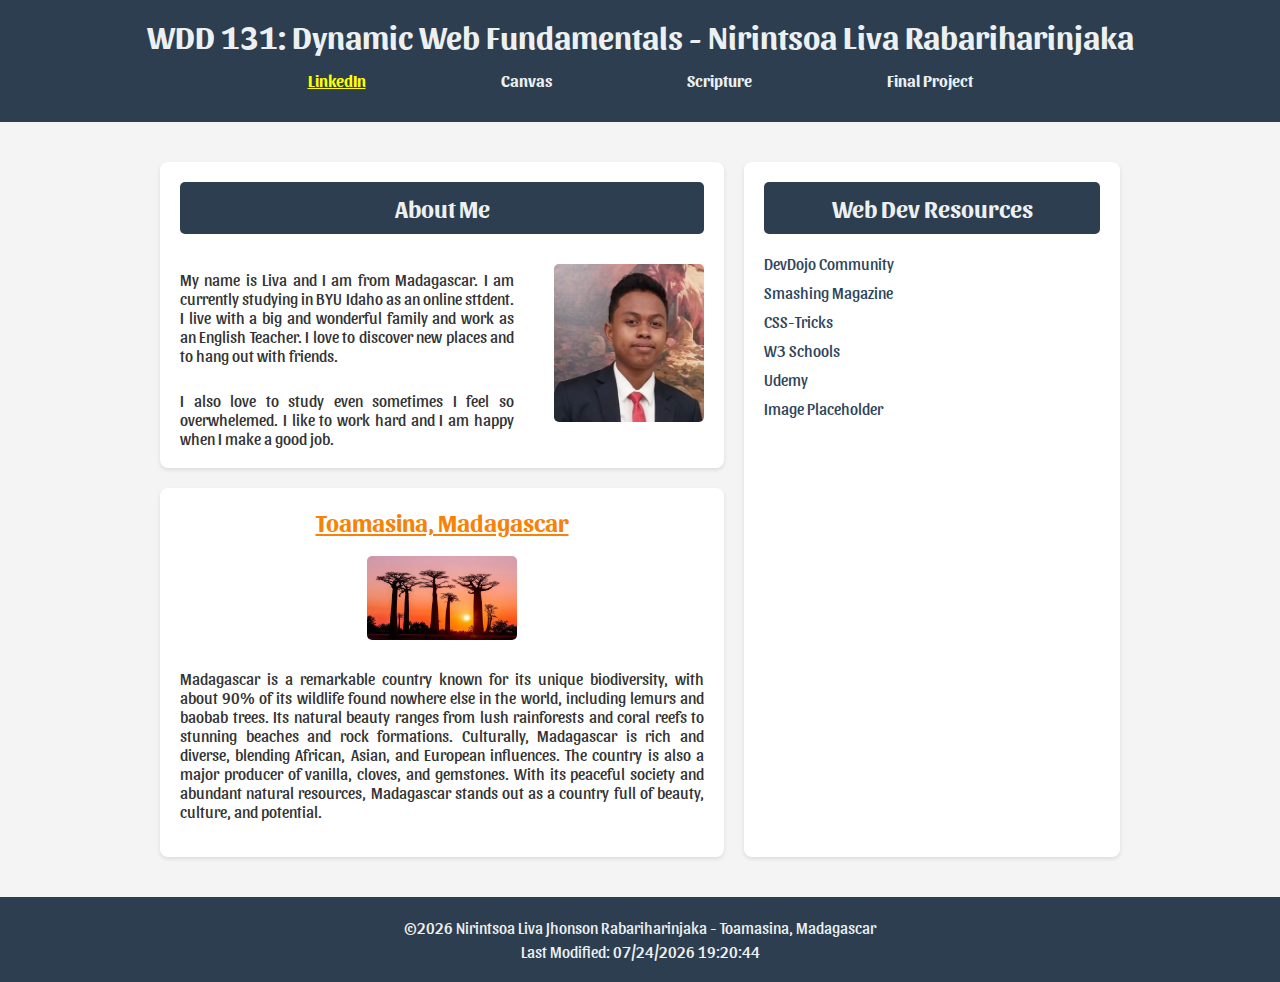
<file: index.html>
<!DOCTYPE html>
<html>
<head>
    <meta charset='utf-8'>
    <meta name="viewport" content="width=device-width, initial-scale=1.0">
    <title>WDD 131 – Dynamic Web Fundamentals - Nirintsoa Liva Jhonson Rabariharinjaka</title>
    <meta name="author" content="Nirintsoa Liva Jhonson Rabariharinjaka">
    <link rel='stylesheet' type='text/css' media='screen' href='styles/base.css'>
    <link href="https://fonts.googleapis.com/css2?family=Sansita:wght@400;700&display=swap" rel="stylesheet">
    <script src="scripts/getdates.js" defer></script>
</head>
<body>
    <header>
        <h1>WDD 131: Dynamic Web Fundamentals - Nirintsoa Liva Rabariharinjaka</h1>
        <nav>
            <ul>
                <li><a href="https://www.linkedin.com/in/liva-jhonson-140088338/" class="active">LinkedIn</a></li>
                <li><a href="https://byupw.instructure.com/courses/14331">Canvas</a></li>
                <li><a href="https://www.churchofjesuschrist.org/study/scriptures/bofm/mosiah/2?lang=eng#:~:text=41%20And%20moreover,hath%20spoken%20it.">Scripture</a></li>
                <li><a href="#">Final Project</a></li>
            </ul>
        </nav>
    </header>

    <main>
        <section class="card about-me">
            <h2>About Me</h2>
            <div class="about-me-content">
                <div class="about-me-text-wrapper">
                    <p>My name is Liva and I am from Madagascar. I am currently studying in BYU Idaho as an online sttdent. I live with a big and wonderful family and work as an English Teacher. I love to discover new places and to hang out with friends.</p>
                    <p>I also love to study even sometimes I feel so overwhelemed. I like to work hard and I am happy when I make a good job.</p>
                </div>
                <img src="images/liva.jpg" alt="A person smiling at the camera" width="150" height="200">
            </div>
        </section>

        <section class="card toamasina">
            <h2>Toamasina, Madagascar</h2>
            <img src="images/madagascar.webp" alt="Baobab trees at sunset in Madagascar" width="150" height="200">
            <p>Madagascar is a remarkable country known for its unique biodiversity, with about 90% of its wildlife found nowhere else in the world, including lemurs and baobab trees. Its natural beauty ranges from lush rainforests and coral reefs to stunning beaches and rock formations. Culturally, Madagascar is rich and diverse, blending African, Asian, and European influences. The country is also a major producer of vanilla, cloves, and gemstones. With its peaceful society and abundant natural resources, Madagascar stands out as a country full of beauty, culture, and potential.</p>
        </section>

        <aside class="web-dev card">
            <h2>Web Dev Resources</h2>
            <ul>
                <li><a href="https://www.devdojo.com/" target="_blank">DevDojo Community</a></li>
                <li><a href="https://www.smashingmagazine.com/" target="_blank">Smashing Magazine</a></li>
                <li><a href="https://css-tricks.com/" target="_blank">CSS-Tricks</a></li>
                <li><a href="https://www.w3schools.com/" target="_blank">W3 Schools</a></li>
                <li><a href="https://www.udemy.com/" target="_blank">Udemy</a></li>
                <li><a href="#" target="_blank">Image Placeholder</a></li>
            </ul>
        </aside>

    </main>

    <footer>
        <p>&copy;<span id="currentyear"></span> Nirintsoa Liva Jhonson Rabariharinjaka - Toamasina, Madagascar</p>
        <p id="lastModified"></p>
    </footer>

</body>
</html>
</file>
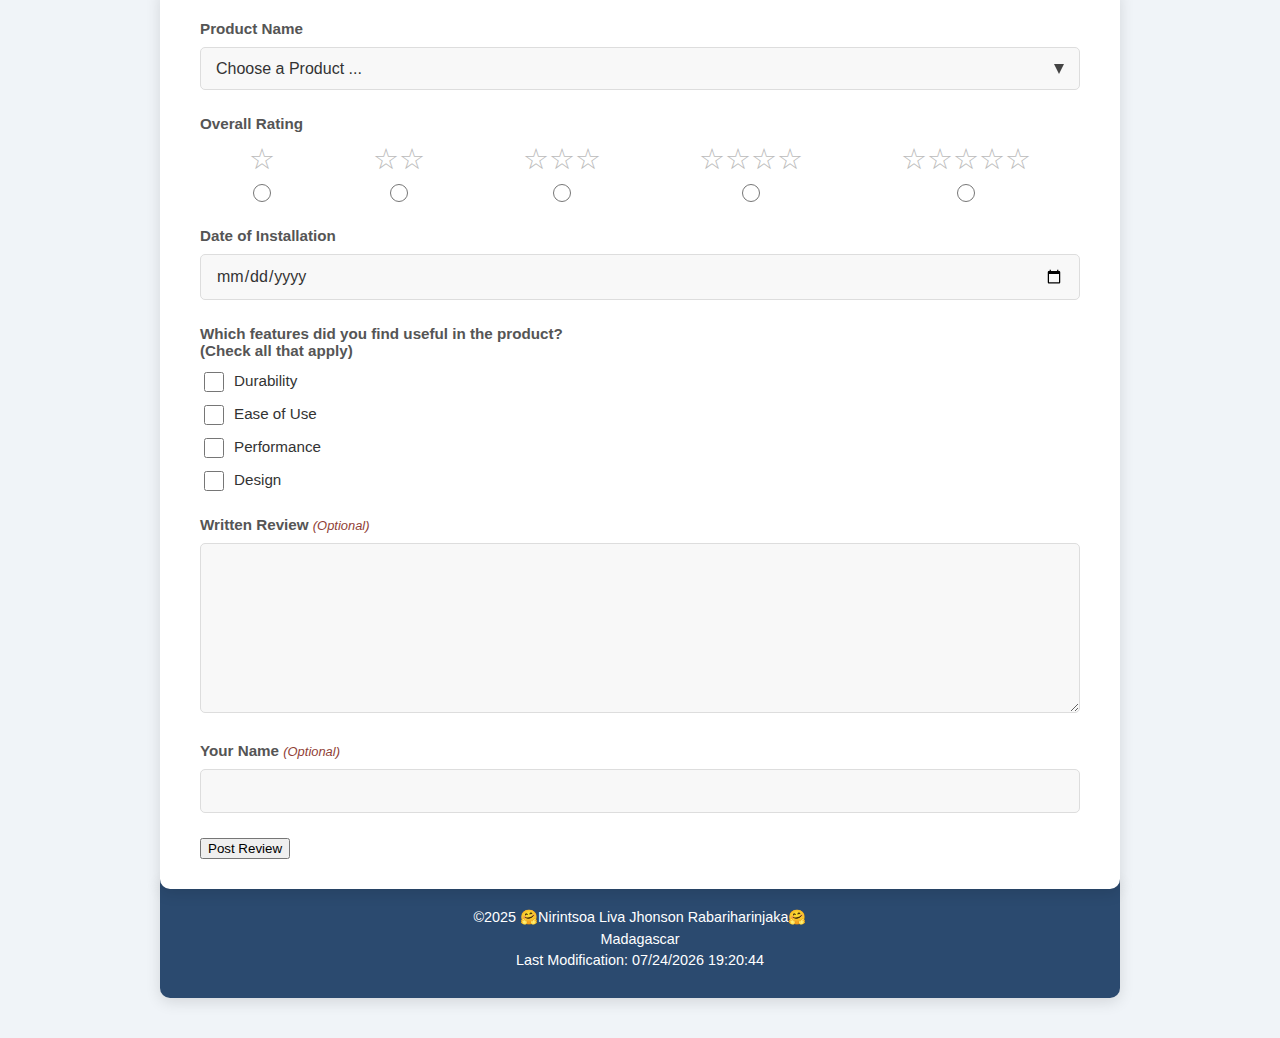
<file: form.html>
<!DOCTYPE html>
<html lang="en">
<head>
    <meta charset="UTF-8">
    <meta name="viewport" content="width=device-width, initial-scale=1.0">
    <title>Product Review Form</title>
    <meta name="author" content="Nirintsoa Liva Jhonson Rabariharinjaka">
    <link rel="stylesheet" href="styles/form.css">
    <script src="scripts/form.js" defer></script>
</head>
<body>
    <header>
        </header>

    <main>
        <form method="get" action="review.html">
            <label for="productName">Product Name</label>
            <select id="productName" name="productName" required>
                <option value="" disabled selected>Choose a Product ...</option>
                </select>

            <label>Overall Rating</label>
            <div class="rating-stars">
                <div>
                    <label for="rating1">☆</label>
                    <input type="radio" id="rating1" name="overallRating" value="1" required>
                </div>
                <div>
                    <label for="rating2">☆☆</label>
                    <input type="radio" id="rating2" name="overallRating" value="2">
                </div>
                <div>
                    <label for="rating3">☆☆☆</label>
                    <input type="radio" id="rating3" name="overallRating" value="3">
                </div>
                <div>
                    <label for="rating4">☆☆☆☆</label>
                    <input type="radio" id="rating4" name="overallRating" value="4">
                </div>
                <div>
                    <label for="rating5">☆☆☆☆☆</label>
                    <input type="radio" id="rating5" name="overallRating" value="5">
                </div>
            </div>

            <label for="installDate">Date of Installation</label>
            <input type="date" id="installDate" name="installDate" required>

            <label>Which features did you find useful in the product? <br>(Check all that apply)</label>
            <div class="checkbox-group">
                <div>
                    <input type="checkbox" id="featureDurability" name="usefulFeatures" value="durability">
                    <label for="featureDurability">Durability</label>
                </div>
                <div>
                    <input type="checkbox" id="featureEaseOfUse" name="usefulFeatures" value="easeOfUse">
                    <label for="featureEaseOfUse">Ease of Use</label>
                </div>
                <div>
                    <input type="checkbox" id="featurePerformance" name="usefulFeatures" value="performance">
                    <label for="featurePerformance">Performance</label>
                </div>
                <div>
                    <input type="checkbox" id="featureDesign" name="usefulFeatures" value="design">
                    <label for="featureDesign">Design</label>
                </div>
            </div>

            <label for="writtenReview">Written Review <span class="optional">(Optional)</span></label>
            <textarea id="writtenReview" name="writtenReview" rows="8"></textarea>

            <label for="userName">Your Name <span class="optional">(Optional)</span></label>
            <input type="text" id="userName" name="userName">

            <button type="submit">Post Review</button>
        </form>
    </main>

    <footer>
        <p>&copy;2025 🤗Nirintsoa Liva Jhonson Rabariharinjaka🤗</p>
        <p>Madagascar</p>
        <p>Last Modification: <span id="lastModified"></span></p>
    </footer>

    <script>
        document.addEventListener('DOMContentLoaded', () => {
            document.getElementById('lastModified').textContent = document.lastModified;
        });
    </script>
</body>
</html>
</file>
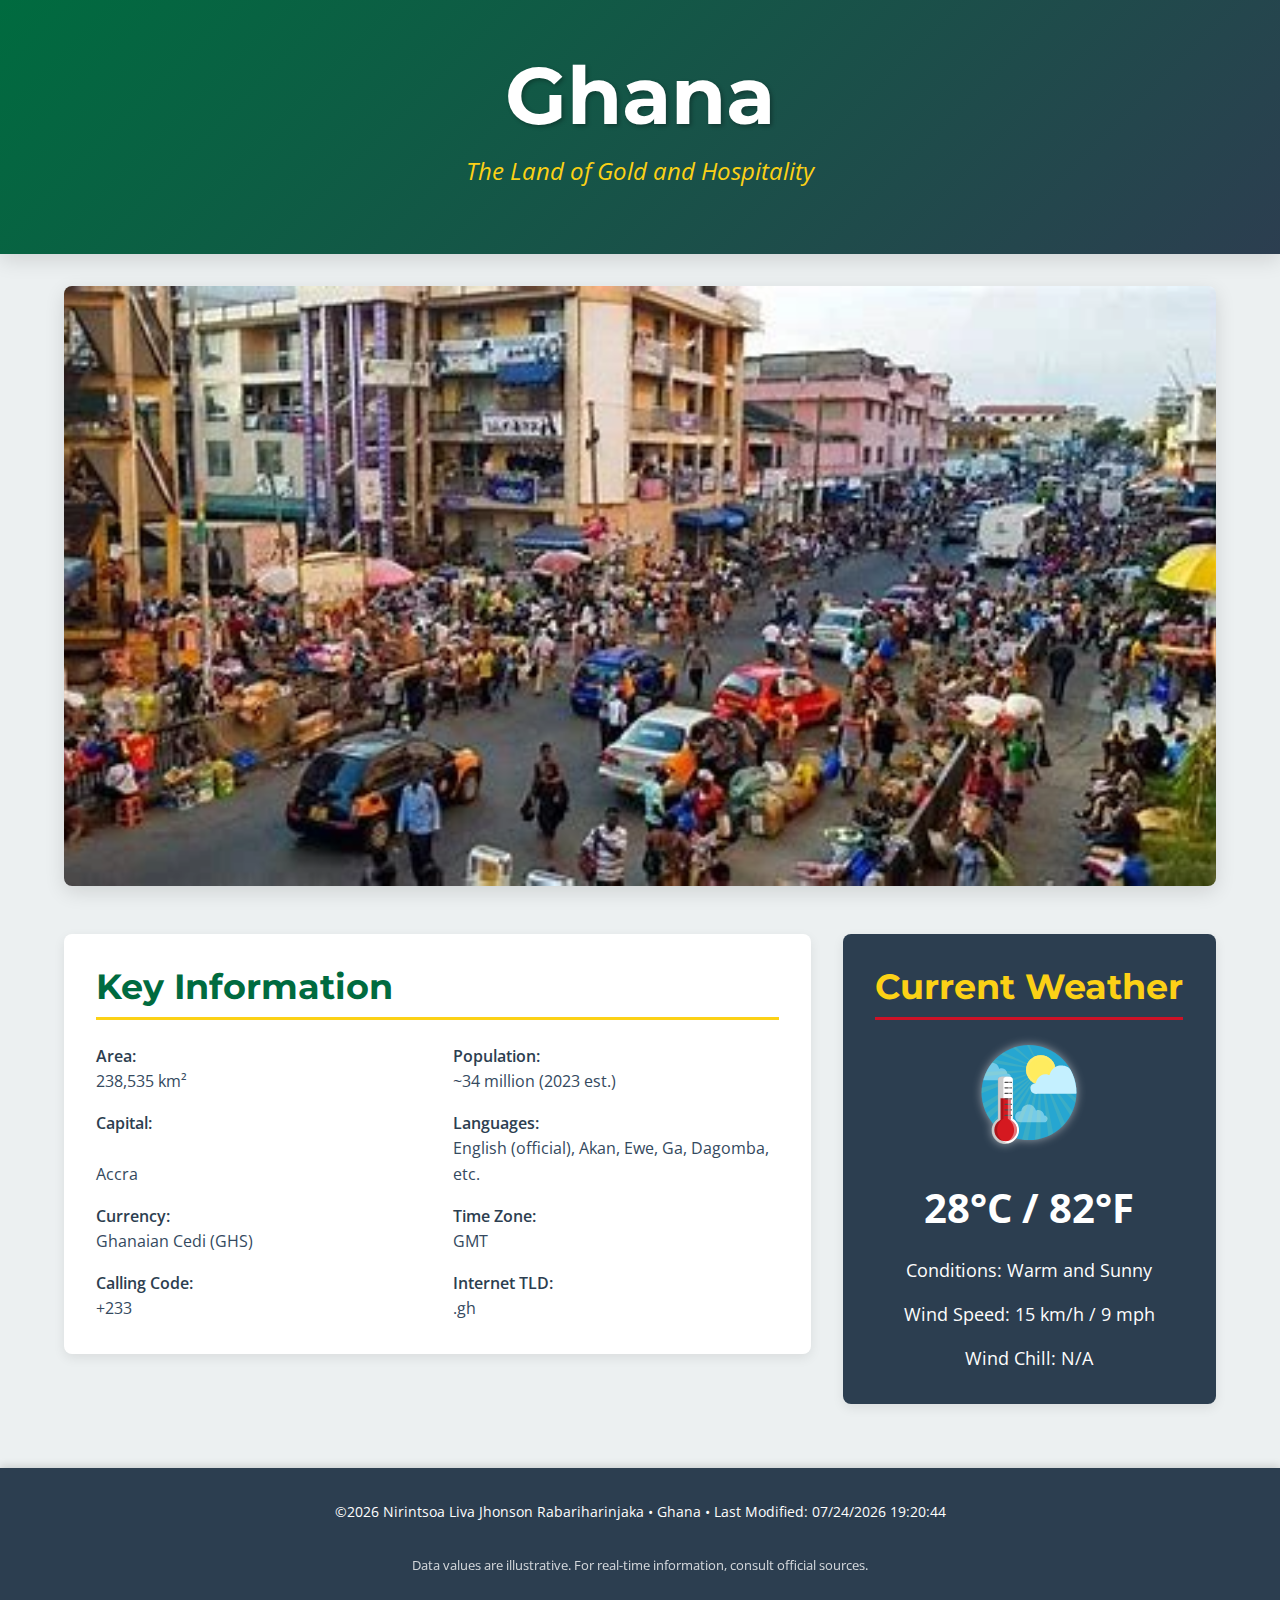
<file: place.html>
<!DOCTYPE html>
<html lang="en">
<head>
    <meta charset="UTF-8">
    <meta name="viewport" content="width=device-width, initial-scale=1.0">
    <title>Ghana: The Gold Coast Land - Explore & Discover</title>
    <meta name="description" content="Explore Ghana, a vibrant West African nation known for its rich history, diverse culture, and welcoming people. Discover key facts and weather.">
    <meta name="author" content="Nirintsoa Liva Jhonson Rabariharinjaka">

    <link rel="preconnect" href="https://fonts.googleapis.com">
    <link rel="preconnect" href="https://fonts.gstatic.com" crossorigin>
    <link href="https://fonts.googleapis.com/css2?family=Montserrat:wght@400;600;700&family=Open+Sans:wght@300;400;600&display=swap" rel="stylesheet">

    <link rel="stylesheet" href="styles/styles.css">
    <link rel="icon" href="images/favicon.ico" type="image/x-icon"> 
    <script src="scripts/main.js" defer></script>
</head>
<body>
    <header class="main-header">
        <div class="container header-content"> <h1 id="place-title">Ghana</h1>
            <p class="tagline">The Land of Gold and Hospitality</p>
        </div>
    </header>

    <main class="container"> <section id="hero-images" class="hero-section">
            <picture>
                <source srcset="images/ghana-large.webp" media="(min-width: 800px)">
                <img src="images/ghana-small.webp" alt="Beautiful landscape of Ghana" width="1200" height="800" loading="lazy">
            </picture>
            </section>

        <section id="content-layout" class="grid-layout">
            <div id="data-section" class="card data-card">
                <h2>Key Information</h2>
                <dl class="data-list">
                    <div class="data-item">
                        <dt>Area:</dt>
                        <dd id="data-area">238,535 km²</dd>
                    </div>
                    <div class="data-item">
                        <dt>Population:</dt>
                        <dd id="data-population">~34 million (2023 est.)</dd>
                    </div>
                    <div class="data-item">
                        <dt>Capital:</dt>
                        <dd id="data-capital">Accra</dd>
                    </div>
                    <div class="data-item">
                        <dt>Languages:</dt>
                        <dd id="data-languages">English (official), Akan, Ewe, Ga, Dagomba, etc.</dd>
                    </div>
                    <div class="data-item">
                        <dt>Currency:</dt>
                        <dd id="data-currency">Ghanaian Cedi (GHS)</dd>
                    </div>
                    <div class="data-item">
                        <dt>Time Zone:</dt>
                        <dd id="data-timezone">GMT</dd>
                    </div>
                    <div class="data-item">
                        <dt>Calling Code:</dt>
                        <dd id="data-callingcode">+233</dd>
                    </div>
                    <div class="data-item">
                        <dt>Internet TLD:</dt>
                        <dd id="data-tld">.gh</dd>
                    </div>
                </dl>
            </div>

            <div id="weather-section" class="card weather-card">
                <h2>Current Weather</h2>
                <div class="weather-details">
                    <img id="weather-icon" src="w3images/temperature-icon.svg" alt="Weather icon" width="80" height="80">
                    <p class="weather-temp">
                        <span id="temp">--</span>°C / <span id="temp-imperial">--</span>°F
                    </p>
                    <p class="weather-conditions">Conditions: <span id="conditions">--</span></p>
                    <p class="weather-wind">Wind Speed: <span id="wind-speed">--</span> km/h / <span id="wind-speed-imperial">--</span> mph</p>
                    <p class="weather-chill">Wind Chill: <span id="wind-chill">--</span></p>
                </div>
            </div>
        </section>
    </main>

    <footer class="main-footer">
        <div class="container footer-content"> <p>&copy;<span id="currentyear"></span> Nirintsoa Liva Jhonson Rabariharinjaka &bull; Ghana &bull; Last Modified: <span id="lastmodified"></span></p>
            <p class="disclaimer">Data values are illustrative. For real-time information, consult official sources.</p>
        </div>
    </footer>
</body>
</html>
</file>
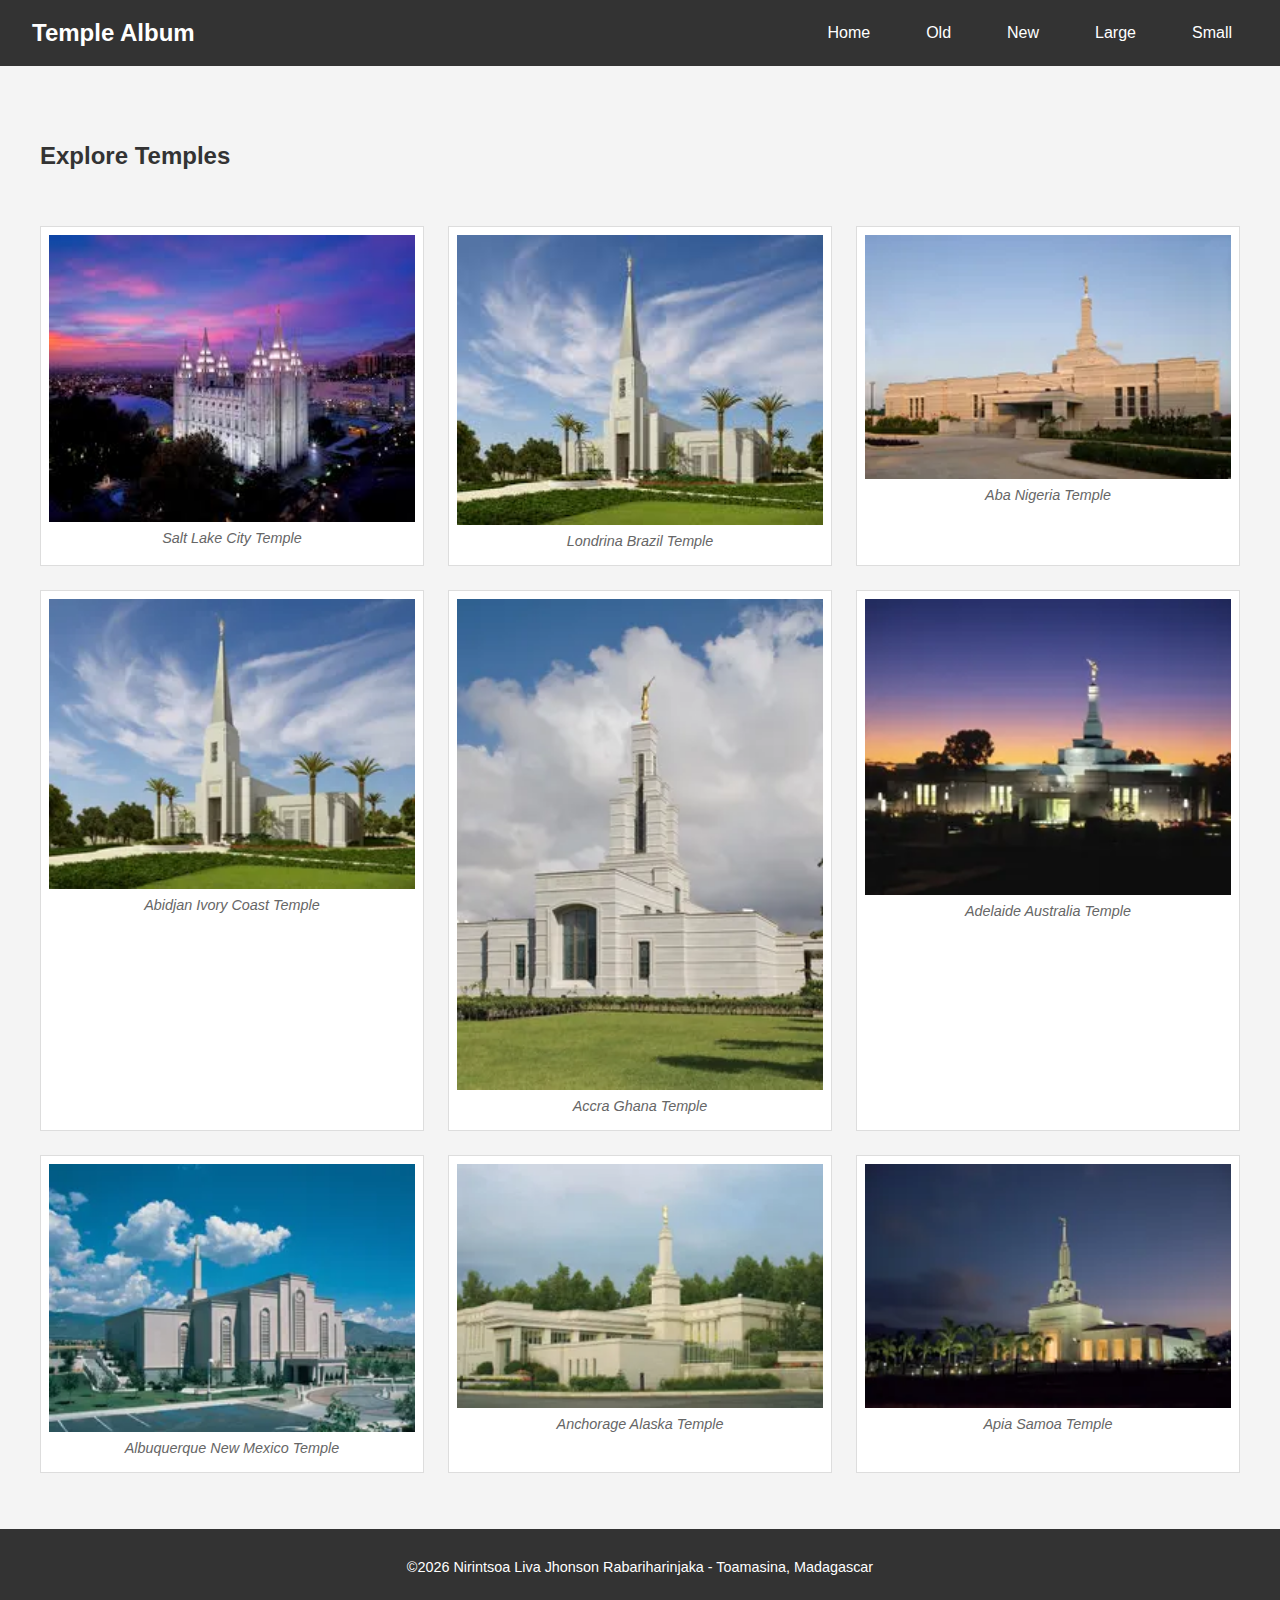
<file: temples.html>
<!DOCTYPE html>
<html lang="en-US">
<head>
    <meta charset="UTF-8">
    <meta name="viewport" content="width=device-width, initial-scale=1.0">
    <title>WDD 131 – Dynamic Web Fundamentals - Nirintsoa Liva Jhonson Rabariharinjaka</title>
    <meta name="description" content="Explore a beautiful collection of temples worldwide for the Church of Jesus Christ of Latter-Day Saints. View images and learn about sacred temples across different locations.">
    <meta name="author" content="Nirintsoa Liva Jhonson Rabariharinjaka">
    <link rel="stylesheet" type="text/css" media="screen" href="styles/temples.css">
    <link rel="stylesheet" type="text/css" media="screen" href="styles/temples-large.css">

    <link rel="preconnect" href="https://fonts.googleapis.com">
    <link rel="preconnect" href="https://fonts.gstatic.com" crossorigin>

    <link href="https://fonts.googleapis.com/css2?family=Sansita:wght@400;700&display=swap" rel="stylesheet">
    <script src="scripts/temples.js" defer></script>
</head>
<body>
    <header>
        <h1>Temple Album</h1>
        <button id="menu-button" aria-label="Toggle navigation menu">&#9776;</button>
        <nav>
            <ul>
                <li><a href="#home">Home</a></li>
                <li><a href="#old">Old</a></li>
                <li><a href="#new">New</a></li>
                <li><a href="#large">Large</a></li>
                <li><a href="#small">Small</a></li>
            </ul>
        </nav>
    </header>

    <main>
        <h2>Explore Temples</h2>
        <figure>
            <img src="images/temple1.jpeg" alt="Salt Lake City Temple" loading="lazy" width="400" height="250">
            <figcaption>Salt Lake City Temple</figcaption>
        </figure>     
        <figure>
            <img src="images/temple2.jpeg" alt="Londrina Brazil Temple" loading="lazy" width="400" height="250">
            <figcaption>Londrina Brazil Temple</figcaption>
        </figure>
        <figure>
            <img src="images/temple3.webp" alt="Aba Nigeria Temple" loading="lazy" width="400" height="250">
            <figcaption>Aba Nigeria Temple</figcaption>
        </figure>       
        <figure>
            <img src="images/temple4.webp" alt="Abidjan Ivory Coast Temple" loading="lazy" width="400" height="250">
            <figcaption>Abidjan Ivory Coast Temple</figcaption>
        </figure>
        <figure>
            <img src="images/temple5.webp" alt="Accra Ghana Temple" loading="lazy" width="400" height="250">
            <figcaption>Accra Ghana Temple</figcaption>
        </figure>        
        <figure>
            <img src="images/temple6.webp" alt="Adelaide Australia Temple" loading="lazy" width="400" height="250">
            <figcaption>Adelaide Australia Temple</figcaption>
        </figure><figure>
            <img src="images/temple7.webp" alt="Albuquerque New Mexico Temple" loading="lazy" width="400" height="250">
            <figcaption>Albuquerque New Mexico Temple</figcaption>
        </figure>        
        <figure>
            <img src="images/temple8.webp" alt="Anchorage Alaska Temple" loading="lazy" width="400" height="250">
            <figcaption>Anchorage Alaska Temple</figcaption>
        </figure>
        <figure>
            <img src="images/temple9.webp" alt="Apia Samoa Temple" loading="lazy" width="400" height="250">
            <figcaption>Apia Samoa Temple</figcaption>
        </figure>     
    </main>
    <footer>
        <p>&copy;<span id="currentyear"></span> Nirintsoa Liva Jhonson Rabariharinjaka - Toamasina, Madagascar</p>
        <p id="lastModified"></p>
    </footer>
</body>
</html>
</file>
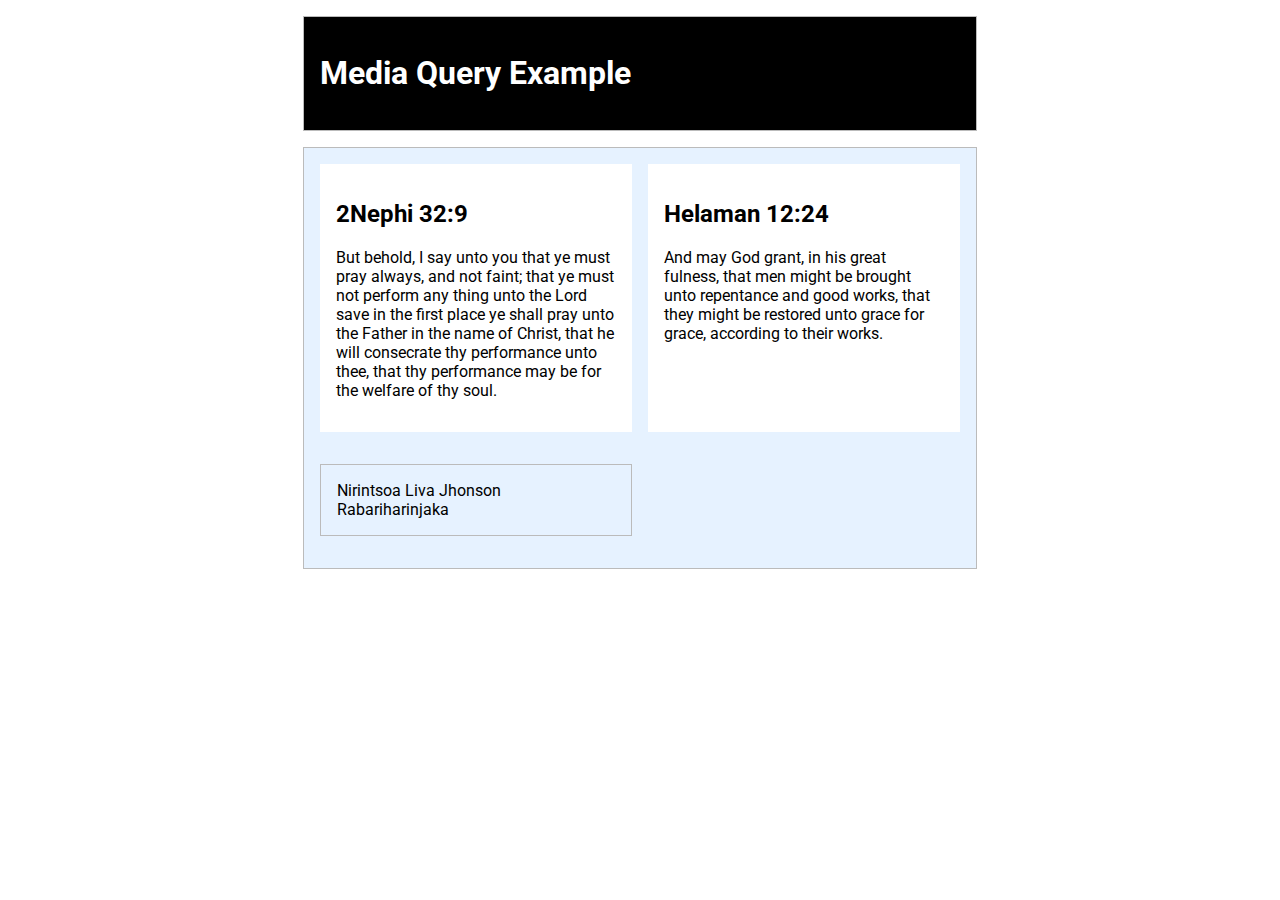
<file: week02/media-query.html>
<!DOCTYPE html>
<html>
<head>
    <meta charset='utf-8'>
    <meta name="viewport" content="width=device-width, initial-scale=1.0">
    <title>WDD 131 - Media Query Example</title>
    <meta name="description" content="Media query learning activity example page.">
    <meta name="author" content="Nirintsoa Liva Jhonson Rabariharinjaka">

    <link rel="preconnect" href="https://fonts.googleapis.com">
    <link rel="preconnect" href="https://fonts.gstatic.com" crossorigin>
    <link href="https://fonts.googleapis.com/css2?family=Roboto:ital,wght@0,100..900;1,100..900&display=swap" rel="stylesheet">

    <link rel="stylesheet" href="styles/media-query.css">
    <link rel="stylesheet" href="styles/media-query-large.css">
</head>
<body>
    <header>
        <h1>Media Query Example</h1>
    </header>
    <main>
        <section>
            <h2>2Nephi 32:9</h2>
            <p>But behold, I say unto you that ye must pray always, and not faint; that ye must not perform any thing unto the Lord save in the first place ye shall pray unto the Father in the name of Christ, that he will consecrate thy performance unto thee, that thy performance may be for the welfare of thy soul.</p>
        </section>
        <section>
            <h2>Helaman 12:24</h2>
            <p>And may God grant, in his great fulness, that men might be brought unto repentance and good works, that they might be restored unto grace for grace, according to their works.</p>
        </section>
        <footer>
            Nirintsoa Liva Jhonson Rabariharinjaka
        </footer>
        </main>
    
</body>
</html>
</file>
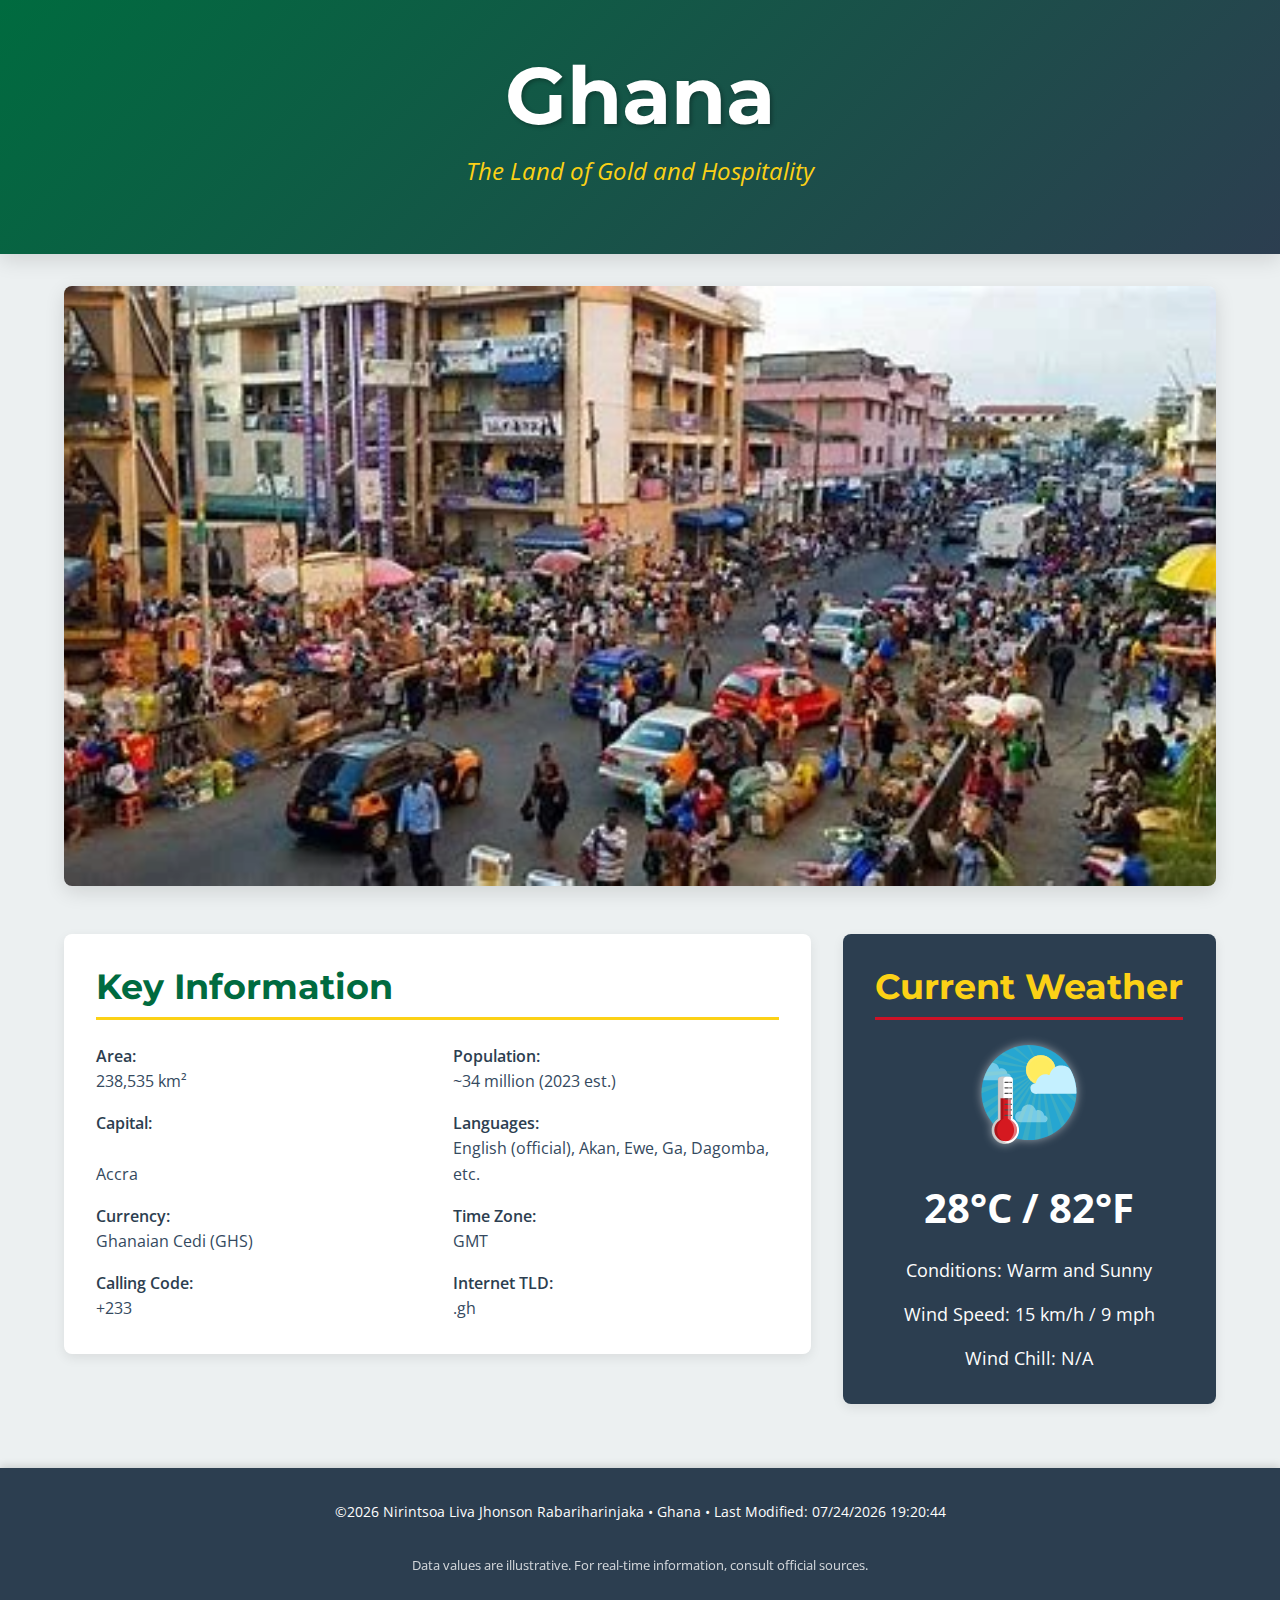
<file: week03/place.html>
<!DOCTYPE html>
<html lang="en">
<head>
    <meta charset="UTF-8">
    <meta name="viewport" content="width=device-width, initial-scale=1.0">
    <title>Ghana: The Gold Coast Land - Explore & Discover</title>
    <meta name="description" content="Explore Ghana, a vibrant West African nation known for its rich history, diverse culture, and welcoming people. Discover key facts and weather.">
    <meta name="author" content="Nirintsoa Liva Jhonson Rabariharinjaka">

    <link rel="preconnect" href="https://fonts.googleapis.com">
    <link rel="preconnect" href="https://fonts.gstatic.com" crossorigin>
    <link href="https://fonts.googleapis.com/css2?family=Montserrat:wght@400;600;700&family=Open+Sans:wght@300;400;600&display=swap" rel="stylesheet">

    <link rel="stylesheet" href="styles/styles.css">
    <link rel="icon" href="images/favicon.ico" type="image/x-icon"> 
    <script src="scripts/main.js" defer></script>
</head>
<body>
    <header class="main-header">
        <div class="container header-content"> <h1 id="place-title">Ghana</h1>
            <p class="tagline">The Land of Gold and Hospitality</p>
        </div>
    </header>

    <main class="container"> <section id="hero-images" class="hero-section">
            <picture>
                <source srcset="images/ghana-large.webp" media="(min-width: 800px)">
                <img src="images/ghana-small.webp" alt="Beautiful landscape of Ghana" width="1200" height="800" loading="lazy">
            </picture>
            </section>

        <section id="content-layout" class="grid-layout">
            <div id="data-section" class="card data-card">
                <h2>Key Information</h2>
                <dl class="data-list">
                    <div class="data-item">
                        <dt>Area:</dt>
                        <dd id="data-area">238,535 km²</dd>
                    </div>
                    <div class="data-item">
                        <dt>Population:</dt>
                        <dd id="data-population">~34 million (2023 est.)</dd>
                    </div>
                    <div class="data-item">
                        <dt>Capital:</dt>
                        <dd id="data-capital">Accra</dd>
                    </div>
                    <div class="data-item">
                        <dt>Languages:</dt>
                        <dd id="data-languages">English (official), Akan, Ewe, Ga, Dagomba, etc.</dd>
                    </div>
                    <div class="data-item">
                        <dt>Currency:</dt>
                        <dd id="data-currency">Ghanaian Cedi (GHS)</dd>
                    </div>
                    <div class="data-item">
                        <dt>Time Zone:</dt>
                        <dd id="data-timezone">GMT</dd>
                    </div>
                    <div class="data-item">
                        <dt>Calling Code:</dt>
                        <dd id="data-callingcode">+233</dd>
                    </div>
                    <div class="data-item">
                        <dt>Internet TLD:</dt>
                        <dd id="data-tld">.gh</dd>
                    </div>
                </dl>
            </div>

            <div id="weather-section" class="card weather-card">
                <h2>Current Weather</h2>
                <div class="weather-details">
                    <img id="weather-icon" src="images/temperature-icon.svg" alt="Weather icon" width="80" height="80">
                    <p class="weather-temp">
                        <span id="temp">--</span>°C / <span id="temp-imperial">--</span>°F
                    </p>
                    <p class="weather-conditions">Conditions: <span id="conditions">--</span></p>
                    <p class="weather-wind">Wind Speed: <span id="wind-speed">--</span> km/h / <span id="wind-speed-imperial">--</span> mph</p>
                    <p class="weather-chill">Wind Chill: <span id="wind-chill">--</span></p>
                </div>
            </div>
        </section>
    </main>

    <footer class="main-footer">
        <div class="container footer-content"> <p>&copy;<span id="currentyear"></span> Nirintsoa Liva Jhonson Rabariharinjaka &bull; Ghana &bull; Last Modified: <span id="lastmodified"></span></p>
            <p class="disclaimer">Data values are illustrative. For real-time information, consult official sources.</p>
        </div>
    </footer>
</body>
</html>
</file>
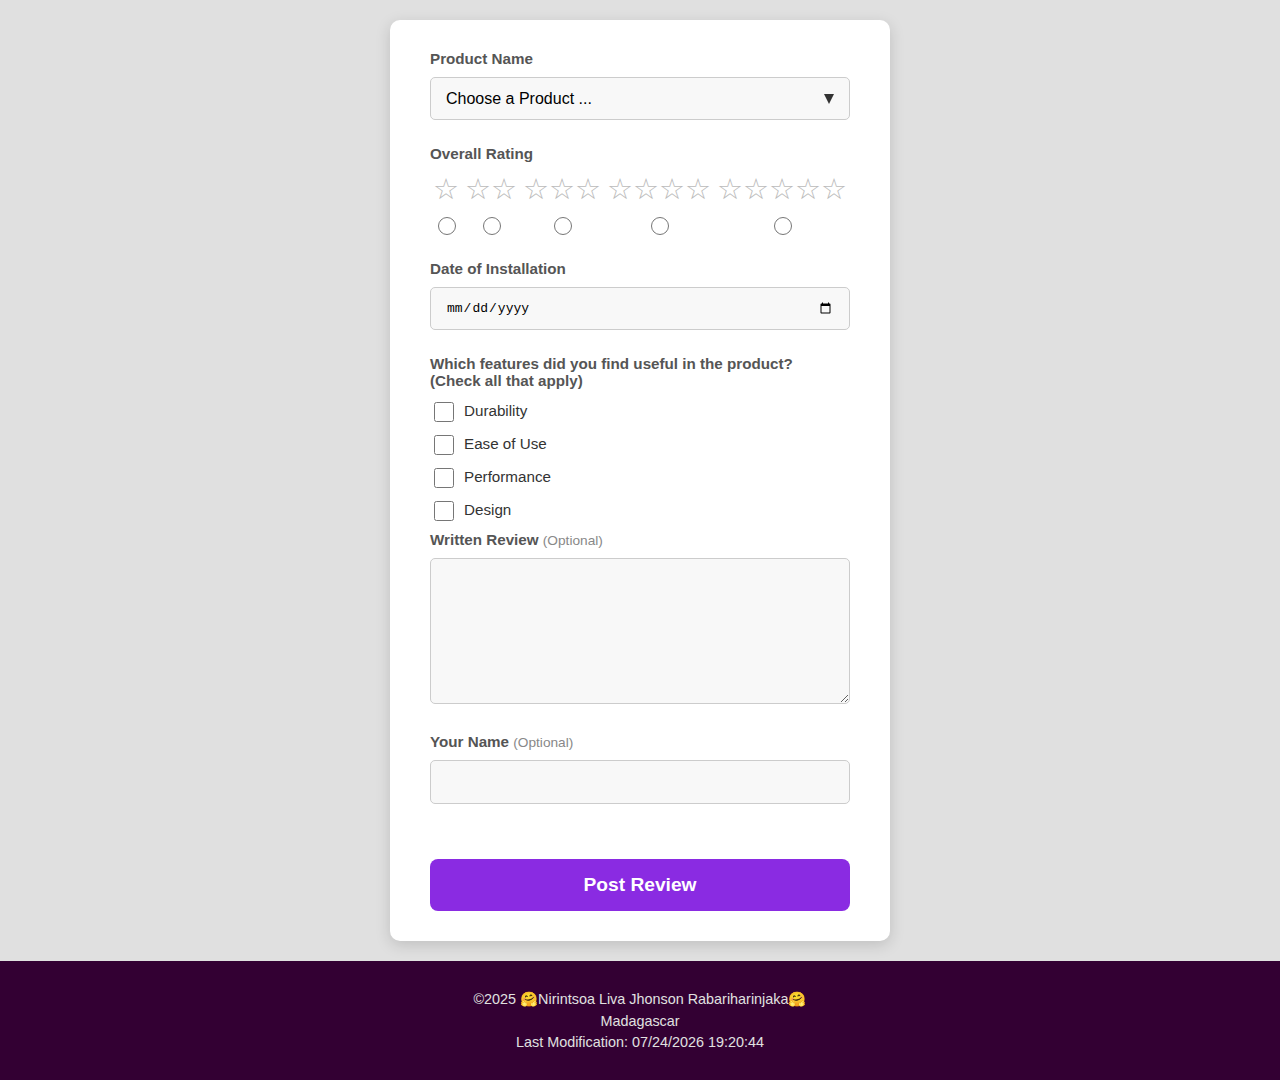
<file: week05/form.html>
<!DOCTYPE html>
<html lang="en">
<head>
    <meta charset="UTF-8">
    <meta name="viewport" content="width=device-width, initial-scale=1.0">
    <title>Product Review Form</title>
    <meta name="author" content="Nirintsoa Liva Jhonson Rabariharinjaka">
    <link rel="stylesheet" href="css/main.css">
    <script src="js/main.js" defer></script>
</head>
<body>
    <header>
        </header>

    <main>
        <form method="get" action="review.html">
            <label for="productName">Product Name</label>
            <select id="productName" name="productName" required>
                <option value="" disabled selected>Choose a Product ...</option>
                </select>

            <label>Overall Rating</label>
            <div class="rating-stars">
                <div>
                    <label for="rating1">☆</label>
                    <input type="radio" id="rating1" name="overallRating" value="1" required>
                </div>
                <div>
                    <label for="rating2">☆☆</label>
                    <input type="radio" id="rating2" name="overallRating" value="2">
                </div>
                <div>
                    <label for="rating3">☆☆☆</label>
                    <input type="radio" id="rating3" name="overallRating" value="3">
                </div>
                <div>
                    <label for="rating4">☆☆☆☆</label>
                    <input type="radio" id="rating4" name="overallRating" value="4">
                </div>
                <div>
                    <label for="rating5">☆☆☆☆☆</label>
                    <input type="radio" id="rating5" name="overallRating" value="5">
                </div>
            </div>

            <label for="installDate">Date of Installation</label>
            <input type="date" id="installDate" name="installDate" required>

            <label>Which features did you find useful in the product? <br>(Check all that apply)</label>
            <div class="checkbox-group">
                <div>
                    <input type="checkbox" id="featureDurability" name="usefulFeatures" value="durability">
                    <label for="featureDurability">Durability</label>
                </div>
                <div>
                    <input type="checkbox" id="featureEaseOfUse" name="usefulFeatures" value="easeOfUse">
                    <label for="featureEaseOfUse">Ease of Use</label>
                </div>
                <div>
                    <input type="checkbox" id="featurePerformance" name="usefulFeatures" value="performance">
                    <label for="featurePerformance">Performance</label>
                </div>
                <div>
                    <input type="checkbox" id="featureDesign" name="usefulFeatures" value="design">
                    <label for="featureDesign">Design</label>
                </div>
            </div>

            <label for="writtenReview">Written Review <span class="optional">(Optional)</span></label>
            <textarea id="writtenReview" name="writtenReview" rows="8"></textarea>

            <label for="userName">Your Name <span class="optional">(Optional)</span></label>
            <input type="text" id="userName" name="userName">

            <button type="submit">Post Review</button>
        </form>
    </main>

    <footer>
        <p>&copy;2025 🤗Nirintsoa Liva Jhonson Rabariharinjaka🤗</p>
        <p>Madagascar</p>
        <p>Last Modification: <span id="lastModified"></span></p>
    </footer>

    <script>
        document.addEventListener('DOMContentLoaded', () => {
            document.getElementById('lastModified').textContent = document.lastModified;
        });
    </script>
</body>
</html>
</file>
<file: styles/base.css>
:root {
    --primary-color: #f68308; 
    --secondary-color: #2ecc71; 
    --text-color: #333;
    --background-color: #f4f4f4;
    --header-footer-bg: #2c3e50; 
    --header-footer-text: #ecf0f1;
}

body {
    font-family: "Sansita", sans-serif; 
    background-color: var(--background-color); 
    color: var(--text-color); 
    margin: 0; 
}

header {
    background-color: var(--header-footer-bg); 
    color: var(--header-footer-text);
    padding: 1rem;
    text-align: center;
}

header h1 {
    font-size: 2rem;
    margin: 0;
}

nav {
    background-color: var(--header-footer-bg);
    margin: 0 auto;
    max-width: 800px;
}

nav ul {
    list-style-type: none;
    margin: 0;
    padding: 0; 
    display: flex;
    justify-content: center;
}

nav li {
    flex: 1 0 auto; 
}

nav a {
    display: block;
    color: var(--header-footer-text);
    text-align: center;
    padding: 1rem;
    text-decoration: none;
    font-weight: 700; 
}

nav a:hover {
    text-decoration: underline; 
    background-color: rgba(255, 255, 255, 0.1); 
}

.active {
    color: yellow; 
    text-decoration: underline;
}

/* --- MAIN CONTENT LAYOUT --- */
main {
    max-width: 960px; 
    margin: 20px auto;
    padding: 20px;
    display: grid; 
    grid-template-columns: 1.5fr 1fr; 
    grid-template-rows: auto auto; 
    gap: 20px;
}

.card {
    background-color: white;
    padding: 20px;
    border-radius: 8px;
    box-shadow: 0 2px 4px rgba(0, 0, 0, 0.1);
}

.card h2 {
    color: var(--primary-color); 
    margin-top: 0;
    margin-bottom: 20px; 
    background-color: var(--header-footer-bg); 
    color: var(--header-footer-text);
    padding: 12px 24px;
    border-radius: 5px;
    text-align: center; 
}

.card img {
    max-width: 100%;
    height: auto; 
    border-radius: 5px;
    margin-bottom: 10px;
}

/* Specific placement for About Me card */
.about-me {
    grid-column: 1; 
    grid-row: 1; 
}

.about-me-content {
    display: flex;
    flex-direction: column; 
    align-items: center;
    gap: 15px;
}

.about-me-content .about-me-text-wrapper > p { 
    text-align: justify;
    margin-bottom: 10px; 
}

.about-me-content .about-me-text-wrapper > p:last-child {
    margin-bottom: 0; 
}

.about-me-content img {
    flex-shrink: 0; 
    width: 150px; 
    height: auto;
    margin-top: 10px; 
}

@media (min-width: 600px) {
    .about-me-content {
        flex-direction: row;
        justify-content: space-between;
        align-items: flex-start;
        gap: 20px;
    }

    .about-me-text-wrapper {
        display: flex;
        flex-direction: column;
        flex-grow: 1;
        order: 1;
    }

    .about-me-content img {
        order: 2;
        margin-left: 20px;
    }

    .about-me-text-wrapper p {
        margin-bottom: 10px;
    }
    .about-me-text-wrapper p:last-child {
        margin-bottom: 0;
    }
}

.toamasina {
    grid-column: 1;
    grid-row: 2;
    text-align: center; 
}

.toamasina p {
    text-align: justify; 
}

.toamasina h2 {
    background-color: transparent; 
    color: var(--primary-color); 
    text-decoration: underline; 
    padding: 0; 
    border-radius: 0; 
    margin-bottom: 20px; 
}

.web-dev {
    grid-column: 2; 
    grid-row: 1 / span 2; 
    align-self: stretch; 
    display: flex; 
    flex-direction: column;
}

.web-dev ul {
    list-style: none; 
    padding: 0;
    margin: 0;
    flex-grow: 1; 
    display: flex;
    flex-direction: column;
    justify-content: flex-start; 
    gap: 10px; 
}

.web-dev a {
    text-decoration: none;
    color: #2e455b;
}

.web-dev a:hover {
    color: #4e7092d3;
    text-decoration: underline;
}

/* --- FOOTER --- */
footer {
    background-color: var(--header-footer-bg);
    color: var(--header-footer-text);
    text-align: center;
    padding: 1rem 0;
    margin-top: 20px; 
}

footer p {
    margin: 5px 0;
}

@media (max-width: 768px) {
    main {
        grid-template-columns: 1fr;
        grid-template-rows: auto;
        padding: 15px;
    }

    .about-me,
    .toamasina,
    .web-dev {
        grid-column: 1;
        grid-row: auto; 
    }

    .about-me-content {
        flex-direction: column;
        align-items: center;
    }

    .about-me-text-wrapper {
        order: initial;
        width: 100%; 
    }

    .about-me-content img {
        margin: 0;
        width: 150px; 
        order: initial; 
    }

    .about-me-content .about-me-text-wrapper > p {
        order: initial; 
        text-align: justify; 
        margin-bottom: 10px;
    }
    .about-me-content .about-me-text-wrapper > p:last-child {
        margin-bottom: 0;
    }

    .web-dev {
        align-self: auto;
        height: auto;
    }

    .web-dev ul {
        justify-content: flex-start;
        gap: 5px; 
    }

    .toamasina h2 {
        background-color: var(--header-footer-bg);
        color: var(--header-footer-text); 
        text-decoration: none; 
        padding: 12px 24px; 
        border-radius: 5px;
    }
}

@media (max-width: 639px) {
    nav ul {
        flex-direction: column;
    }
    nav li {
        width: 100%; 
    }
}
</file>
<file: styles/form.css>
/* styles/main.css */

/* Define CSS Variables for a Creative Color Scheme */
:root {
    /* Primary & Accent Colors */
    --primary-color: #2B4A6F; /* Deep Teal-Blue for Header/Footer */
    --accent-color: #913f37; /* Vibrant Coral/Salmon for highlights/focus */

    /* Backgrounds */
    --body-bg: #F0F4F8; /* Light, clean blue-grey for page background */
    --form-card-bg: #FFFFFF; /* Pure white for form/card sections */
    --input-bg: #F8F8F8; /* Very subtle grey for input fields */

    /* Text Colors */
    --main-text-color: #333333; /* Dark grey for general text */
    --label-text-color: #555555; /* Slightly lighter dark grey for labels */
    --optional-text-color: var(--accent-color); /* Use accent color for optional text */
    --header-footer-text: #FFFFFF; /* White text on dark primary background */

    /* Borders & Shadows */
    --border-color: #DDDDDD; /* Light grey for input borders */
    --focus-border-color: var(--accent-color); /* Accent color for input focus border */
    --focus-shadow-color: rgba(255, 111, 97, 0.3); /* Soft glow matching accent color */
    --box-shadow: rgba(0, 0, 0, 0.12); /* Slightly lighter shadow */

    /* Button Colors */
    --button-bg: #EBEBEB; /* Light grey button default */
    --button-hover-bg: #DCDCDC; /* Slightly darker on hover */
    --button-active-bg: #CFCFCF; /* Even darker on active */

    /* Star Rating Colors */
    --star-unchecked-color: #BBB; /* Light grey for unchecked stars */
    --star-gold-color: #FFD700; /* Classic gold for checked/hovered stars */
}


/* General Body and Container Styles */
body {
    font-family: 'Open Sans', sans-serif;
    margin: 0;
    padding: 0;
    background-color: var(--body-bg); /* Use new body background color */
    color: var(--main-text-color); /* Use new main text color */
    display: flex;
    flex-direction: column;
    min-height: 100vh;
}

/* Page Header for the title "Product Review" */
.page-header {
    background-color: var(--primary-color); /* Use new primary color */
    color: var(--header-footer-text); /* Use white text for header/footer */
    padding: 15px 20px;
    text-align: center;
    border-top-left-radius: 10px;
    border-top-right-radius: 10px;
    width: 100%;
    max-width: 960px;
    margin: 20px auto 0 auto;
    box-shadow: 0 4px 15px var(--box-shadow); /* Use new shadow color */
    box-sizing: border-box;
    z-index: 2;
    position: relative;
}

.page-header h1 {
    font-family: 'Roboto', sans-serif;
    font-size: 1.8em;
    margin: 0;
}

main {
    flex-grow: 1;
    display: flex;
    flex-direction: column;
    align-items: center;
    padding: 0;
}

form {
    background-color: var(--form-card-bg); /* Use new form background color */
    padding: 30px 40px;
    border-bottom-left-radius: 10px;
    border-bottom-right-radius: 10px;
    border-top-left-radius: 0;
    border-top-right-radius: 0;
    box-shadow: 0 4px 15px var(--box-shadow); /* Use new shadow color */
    width: 100%;
    max-width: 960px;
    box-sizing: border-box;
    margin: 0 auto;
    position: relative;
    top: -10px;
    z-index: 1;
}

/* General styling for card-like sections (used in review.html) */
.card-section {
    background-color: var(--form-card-bg); /* Use new card background color */
    padding: 30px 40px;
    border-radius: 10px;
    box-shadow: 0 4px 15px var(--box-shadow); /* Use new shadow color */
    width: 100%;
    max-width: 960px;
    box-sizing: border-box;
    margin: 0 auto;
}


/* Form Elements Styling */
label {
    display: block;
    margin-bottom: 10px;
    font-weight: bold;
    color: var(--label-text-color); /* Use new label text color */
    font-size: 0.95em;
}

.optional {
    font-weight: normal;
    color: var(--optional-text-color); /* Use accent color for optional text */
    font-style: italic;
    font-size: 0.85em;
}

input[type="text"],
input[type="date"],
select,
textarea {
    width: 100%;
    padding: 12px 15px;
    margin-bottom: 25px;
    border: 1px solid var(--border-color); /* Use new border color */
    border-radius: 5px;
    box-sizing: border-box;
    font-family: 'Open Sans', sans-serif;
    font-size: 1em;
    background-color: var(--input-bg); /* Use new input background color */
    color: var(--main-text-color); /* Ensure text color is readable */
}

/* Input focus states */
input[type="text"]:focus,
input[type="date"]:focus,
select:focus,
textarea:focus {
    outline: none;
    border-color: var(--focus-border-color); /* Use accent color for focus border */
    box-shadow: 0 0 0 3px var(--focus-shadow-color); /* Use accent color for focus shadow */
}

select {
    appearance: none;
    -webkit-appearance: none;
    -moz-appearance: none;
    /* Updated SVG fill color to a darker tone to be more visible on light input bg */
    background-image: url('data:image/svg+xml;utf8,<svg xmlns="http://www.w3.org/2000/svg" width="10" height="10" fill="%23444"><polygon points="0,0 10,0 5,10"/></svg>');
    background-repeat: no-repeat;
    background-position: right 15px center;
    background-size: 10px;
    cursor: pointer;
}

input[type="date"]::-webkit-calendar-picker-indicator {
    opacity: 1;
    cursor: pointer;
}

/* Overall Rating Stars */
.rating-stars {
    display: flex;
    justify-content: space-around;
    margin-bottom: 25px;
}

.rating-stars > div {
    display: flex;
    flex-direction: column;
    align-items: center;
    gap: 8px;
}

.rating-stars label {
    font-size: 1.8em;
    color: var(--star-unchecked-color); /* Use unchecked star color */
    cursor: pointer;
    font-weight: normal;
    margin-bottom: 0;
    transition: color 0.2s ease-in-out;
}

/* Style for the radio buttons themselves */
.rating-stars input[type="radio"] {
    width: 18px;
    height: 18px;
    margin: 0;
    -webkit-appearance: radio;
    -moz-appearance: radio;
    appearance: radio;
    cursor: pointer;
}

/* CSS to make the selected star label gold */
.rating-stars input[type="radio"]:checked + label {
    color: var(--star-gold-color); /* Use gold for selected stars */
}
/* Apply hover effect to individual stars */
.rating-stars label:hover {
    color: var(--star-gold-color); /* Use gold on hover */
}


/* Checkbox Group */
.checkbox-group {
    margin-bottom: 25px;
}

.checkbox-group div {
    margin-bottom: 10px;
    display: flex;
    align-items: center;
}

.checkbox-group input[type="checkbox"] {
    width: 20px;
    height: 20px;
    margin-right: 10px;
    margin-bottom: 0;
    -webkit-appearance: checkbox;
    -moz-appearance: checkbox;
    appearance: checkbox;
    cursor: pointer;
}

.checkbox-group label {
    margin-bottom: 0;
    font-weight: normal;
    color: var(--main-text-color); /* Use main text color */
    cursor: pointer;
}


/* Textarea */
textarea {
    min-height: 120px;
    resize: vertical;
}

/* Submit Button */
.submit-button {
    display: block;
    width: 100%;
    padding: 15px 20px;
    background-color: var(--button-bg); /* Use new button background */
    color: var(--main-text-color);
    border: 1px solid var(--border-color); /* Use new border color */
    border-radius: 8px;
    font-size: 1.2em;
    font-weight: bold;
    cursor: pointer;
    transition: background-color 0.3s ease, border-color 0.3s ease, transform 0.1s ease, box-shadow 0.3s ease;
    margin-top: 30px;
}

/* Button hover and active states */
.submit-button:hover {
    background-color: var(--button-hover-bg); /* Use new button hover color */
    border-color: var(--border-color); /* Keep border consistent on hover */
    transform: translateY(-2px);
    box-shadow: 0 2px 5px var(--box-shadow);
}

.submit-button:active {
    background-color: var(--button-active-bg); /* Use new button active color */
    border-color: var(--border-color); /* Keep border consistent on active */
    transform: translateY(0);
    box-shadow: none;
}

/* Footer Styling */
footer {
    background-color: var(--primary-color); /* Use new primary color */
    color: var(--header-footer-text); /* Use white text for footer */
    text-align: center;
    padding: 25px 20px;
    font-size: 0.9em;
    box-sizing: border-box;
    width: 100%;
    max-width: 960px;
    margin: 0 auto 20px auto;
    border-bottom-left-radius: 10px;
    border-bottom-right-radius: 10px;
    border-top-left-radius: 0;
    border-top-right-radius: 0;
    box-shadow: 0 4px 15px var(--box-shadow); /* Use new shadow color */
    position: relative;
    top: -20px;
    z-index: 0;
}

footer p {
    margin: 5px 0;
}

/* Responsive Adjustments (two separated widths for desktop and mobile) */
@media (max-width: 600px) {
    .page-header,
    form,
    footer,
    .card-section {
        border-radius: 0;
        margin-left: 0;
        margin-right: 0;
        width: 100%;
        max-width: none;
    }

    form, .card-section {
        padding: 20px 25px;
        top: 0;
    }

    footer {
        margin-top: 0;
        top: 0;
        margin-bottom: 0;
    }

    input[type="text"],
    input[type="date"],
    select,
    textarea {
        padding: 10px 12px;
    }

    .rating-stars label {
        font-size: 1.5em;
    }
}
</file>
<file: styles/styles.css>
/* wdd131/styles/styles.css */

/* Global Variables (using Ghana's flag colors as a base suggestion) */
:root {
    /* Color Palette - Inspired by Ghana flag and modern design */
    --color-primary: #006B3F; /* Ghana Green */
    --color-secondary: #FCD116; /* Ghana Yellow */
    --color-accent: #CE1126; /* Ghana Red */
    --color-dark: #2c3e50; /* Dark Charcoal for text */
    --color-light: #ecf0f1; /* Light Grey for backgrounds */
    --color-white: #ffffff; /* Pure White */
    --color-text-light: #fdfdfd; /* Off-white for text on dark backgrounds */
    --color-text-dark: #34495e; /* Darker charcoal for main text */

    /* Typography */
    --font-heading: 'Montserrat', sans-serif;
    --font-body: 'Open Sans', sans-serif;

    /* Spacing */
    --spacing-xs: 0.5rem;
    --spacing-sm: 1rem;
    --spacing-md: 1.5rem;
    --spacing-lg: 2rem;
    --spacing-xl: 3rem;

    /* Border Radius */
    --border-radius-sm: 4px;
    --border-radius-md: 8px;

    /* Shadow */
    --shadow-light: 0 4px 12px rgba(0, 0, 0, 0.08);
    --shadow-medium: 0 6px 20px rgba(0, 0, 0, 0.12);
}

/* Base Styles & Resets */
*, *::before, *::after {
    box-sizing: border-box;
}

body {
    font-family: var(--font-body);
    line-height: 1.6;
    margin: 0;
    padding: 0;
    background-color: var(--color-light);
    color: var(--color-text-dark);
    display: flex;
    flex-direction: column;
    min-height: 100vh;
}

h1, h2, h3, h4, h5, h6 {
    font-family: var(--font-heading);
    color: var(--color-dark);
    margin-top: 0;
    line-height: 1.2;
}

h1 { font-size: 2.8rem; }
h2 { font-size: 2.2rem; }
p { margin-bottom: var(--spacing-sm); }

/* Utility Classes */
.container {
    max-width: 1200px;
    margin: 0 auto;
    padding: 0 var(--spacing-md); /* Horizontal padding */
    /* This padding ensures content doesn't touch screen edges on small screens */
}

.card {
    background-color: var(--color-white);
    padding: var(--spacing-lg);
    border-radius: var(--border-radius-md);
    box-shadow: var(--shadow-light);
    transition: transform 0.3s ease, box-shadow 0.3s ease;
}

.card:hover {
    transform: translateY(-5px);
    box-shadow: var(--shadow-medium);
}

/* Header Styling */
.main-header {
    background: linear-gradient(135deg, var(--color-primary), var(--color-dark)); /* Green to Dark gradient */
    color: var(--color-text-light);
    /* Remove padding from .main-header itself, as the container will handle it */
    padding: var(--spacing-xl) 0; /* Vertical padding stays for header background */
    box-shadow: var(--shadow-medium);
    margin-bottom: var(--spacing-lg);
}

/* Ensure content inside the header is centered */
.header-content {
    text-align: center;
}

.main-header h1 {
    color: var(--color-white);
    font-size: 3.5rem;
    margin-bottom: var(--spacing-xs);
    text-shadow: 2px 2px 4px rgba(0,0,0,0.3);
}

.main-header .tagline {
    font-size: 1.2rem;
    color: var(--color-secondary); /* Pop of yellow */
    font-style: italic;
    margin-top: 0;
}

/* Hero Section */
.hero-section {
    position: relative;
    overflow: hidden;
    border-radius: var(--border-radius-md);
    margin-bottom: var(--spacing-xl);
    box-shadow: var(--shadow-medium);
}

.hero-section img {
    display: block;
    width: 100%;
    height: 450px; /* Fixed height for visual impact, adjust as needed */
    object-fit: cover; /* Ensures image covers the area without distortion */
}

/* Removed the .hero-overlay and its styles */

/* Grid Layout for Content (Data and Weather) */
.grid-layout {
    display: grid;
    gap: var(--spacing-lg);
    padding-bottom: var(--spacing-lg);
    grid-template-columns: 1fr; /* Default: single column for mobile */
}

/* Data Card Styling */
.data-card h2 {
    color: var(--color-primary);
    border-bottom: 3px solid var(--color-secondary);
    padding-bottom: var(--spacing-xs);
    margin-bottom: var(--spacing-md);
}

.data-list {
    display: grid;
    grid-template-columns: 1fr; /* Mobile: each item on new line */
    gap: var(--spacing-sm);
    margin: 0;
    padding: 0;
    list-style: none; /* Remove default list bullets */
}

.data-item {
    display: flex; /* Aligns dt and dd horizontally */
    justify-content: space-between;
    align-items: baseline;
    padding-bottom: var(--spacing-xs);
    border-bottom: 1px dashed var(--color-light); /* Subtle separator */
}

.data-item:last-child {
    border-bottom: none;
}

.data-item dt {
    font-weight: 600; /* Bolder for dt */
    color: var(--color-dark);
    flex-basis: 40%; /* Give dt more space */
    text-align: left;
}

.data-item dd {
    margin-left: var(--spacing-sm);
    text-align: right;
    flex-basis: 60%; /* Give dd more space */
}

/* Weather Card Styling */
.weather-card {
    text-align: center;
    background-color: var(--color-dark); /* Dark background for weather */
    color: var(--color-text-light);
    display: flex;
    flex-direction: column;
    justify-content: center; /* Center content vertically */
    align-items: center; /* Center content horizontally */
}

.weather-card h2 {
    color: var(--color-secondary); /* Yellow heading on dark background */
    border-bottom: 3px solid var(--color-accent);
    padding-bottom: var(--spacing-xs);
    margin-bottom: var(--spacing-md);
    width: fit-content; /* Make border fit content */
    margin-left: auto;
    margin-right: auto;
}

.weather-details {
    display: flex;
    flex-direction: column;
    align-items: center;
    gap: var(--spacing-sm);
}

#weather-icon {
    width: 100px; /* Larger icon */
    height: 100px;
    filter: drop-shadow(0 0 5px rgba(255,255,255,0.5)); /* Subtle glow */
    margin-bottom: var(--spacing-sm);
}

.weather-temp {
    font-size: 2.5rem;
    font-weight: 700;
    color: var(--color-white);
    margin: 0;
}

.weather-conditions, .weather-wind, .weather-chill {
    font-size: 1.1rem;
    margin: 0;
    color: var(--color-text-light);
}

/* Footer Styling */
.main-footer {
    background-color: var(--color-dark);
    color: var(--color-text-light);
    /* Removed padding from .main-footer itself */
    box-shadow: 0 -2px 8px rgba(0,0,0,0.15);
    margin-top: var(--spacing-lg); /* Space above footer */
}

/* Ensure content inside the footer has padding and is centered */
.footer-content {
    padding: var(--spacing-md) var(--spacing-md); /* Apply padding to content */
    text-align: center;
    font-size: 0.9rem;
}

.main-footer p {
    margin: 0;
    padding: var(--spacing-xs) 0;
}

.main-footer .disclaimer {
    font-size: 0.8rem;
    opacity: 0.8;
    margin-top: var(--spacing-sm);
}

/* Media Queries for Responsive Design (Tablet and Desktop) */
@media screen and (min-width: 768px) {
    /* Header content alignment */
    .header-content {
        text-align: center; /* Keep centered on wider screens too */
    }

    .main-header h1 {
        font-size: 4.5rem;
    }
    .main-header .tagline {
        font-size: 1.5rem;
    }

    .hero-section img {
        height: 550px; /* Taller on larger screens */
    }

    /* Removed .hero-overlay h2 styles as the div is removed */

    .grid-layout {
        grid-template-columns: 2fr 1fr; /* Data takes 2/3, Weather takes 1/3 */
        align-items: start; /* Align content to the top */
    }

    .data-list {
        grid-template-columns: 1fr 1fr; /* Two columns for data items on desktop */
        gap: var(--spacing-sm) var(--spacing-lg); /* More horizontal gap */
    }

    .data-item {
        flex-direction: column; /* Stack dt and dd on desktop */
        align-items: flex-start;
        border-bottom: none; /* No border for individual items in grid */
        padding-bottom: 0;
    }

    .data-item dt, .data-item dd {
        flex-basis: auto; /* Revert basis */
        text-align: left; /* Align text left */
        margin-left: 0;
    }

    .weather-card {
        padding: var(--spacing-lg) var(--spacing-md);
    }
}

@media screen and (min-width: 1024px) {
    .main-header h1 {
        font-size: 5rem;
    }
    .hero-section img {
        height: 600px;
    }
}
</file>
<file: styles/temples.css>
/* General Styling */
body {
    font-family: Arial, sans-serif; /* Choose your own typography scheme */
    margin: 0;
    padding: 0;
    box-sizing: border-box;
    color: #333; /* Choose your own color scheme */
    background-color: #f4f4f4;
}

header {
    background-color: #333; /* Example color */
    color: white;
    padding: 1rem;
    display: flex;
    justify-content: space-between;
    align-items: center;
    position: relative; /* For positioning the nav */
}

header h1 {
    margin: 0;
    font-size: 1.5rem;
}

/* Hamburger Menu Button */
#menu-button {
    background: none;
    border: none;
    color: white;
    font-size: 2rem;
    cursor: pointer;
    display: block; /* Show on mobile */
    padding: 0.5rem;
}

/* Navigation */
nav {
    display: none; /* Hidden by default on mobile, toggled by JS */
    position: absolute;
    top: 100%; /* Position below header */
    left: 0;
    width: 100%;
    background-color: #444; /* Background for dropdown menu */
    z-index: 1000;
}

nav.open {
    display: block; /* Show when open */
}

nav ul {
    list-style: none;
    padding: 0;
    margin: 0;
}

nav ul li a {
    display: block;
    padding: 1rem;
    color: white;
    text-decoration: none;
    border-bottom: 1px solid #555; /* Separator for menu items */
}

nav ul li a:hover {
    background-color: #555; /* Hover effect */
}

/* Main Content Styling */
main {
    padding: 1rem;
    /* Limit main width as per instructions */
    max-width: 800px; /* Example value */
    margin: 0 auto; /* Center the main content */
}

/* Figure (Image + Caption) Styling */
figure {
    margin: 1rem 0;
    border: 1px solid #ddd;
    padding: 0.5rem;
    background-color: white;
    text-align: center;
}

figure img {
    max-width: 100%;
    height: auto;
    display: block;
    margin: 0 auto; /* Center image within figure */
}

figcaption {
    padding: 0.5rem 0;
    font-style: italic;
    font-size: 0.9rem;
    color: #666;
}

/* Footer Styling */
footer {
    background-color: #333;
    color: white;
    text-align: center;
    padding: 1rem;
    font-size: 0.9rem;
    margin-top: 2rem;
}
</file>
<file: styles/temples-large.css>
/* Styles for larger screens */
@media screen and (min-width: 768px) { /* Adjust this breakpoint as needed */

    /* Hide hamburger menu button on larger screens */
    #menu-button {
        display: none;
    }

    /* Navigation on larger screens */
    nav {
        display: block; /* Always show nav on large screens */
        position: static; /* Remove absolute positioning */
        width: auto; /* Reset width */
        background-color: transparent; /* Make background transparent again */
        box-shadow: none;
    }

    nav ul {
        display: flex; /* Use flexbox for horizontal navigation */
        justify-content: flex-end; /* Align nav items to the right */
        gap: 1.5rem; /* Space between nav items */
    }

    nav ul li a {
        border-bottom: none; /* Remove bottom border */
        padding: 0.5rem 1rem; /* Adjust padding for horizontal links */
        border-radius: 5px; /* Slight roundness for buttons */
    }

    nav ul li a:hover {
        background-color: rgba(255, 255, 255, 0.2); /* Lighter hover for transparent background */
    }

    header {
        justify-content: space-between; /* Space out title and nav */
        padding: 1rem 2rem; /* Add more horizontal padding */
    }

    /* Main content layout using CSS Grid for 3x3 arrangement */
    main {
        max-width: 1200px; /* Max width for the grid container */
        margin: 2rem auto; /* Center the grid with more vertical margin */
        padding: 1.5rem; /* Padding around the grid */
        display: grid;
        /* Define a 3-column grid, each column taking equal space */
        grid-template-columns: repeat(3, 1fr);
        gap: 1.5rem; /* Space between grid items */
    }

    /* Ensure the heading spans all columns in the grid */
    main h2 {
        grid-column: 1 / -1; /* Spans from the first column line to the last */
        margin-bottom: 2rem; /* More space below the heading */
    }

    /* Adjust figure specific styles for large screens if necessary */
    figure {
        margin: 0; /* Remove default margin as grid gap handles spacing */
    }
}
</file>
<file: week02/styles/media-query.css>
body {
  font-family: 'Roboto', sans-serif;
}

header, main, footer {
  max-width: 640px;
  margin: 1rem auto;
  border: 1px solid #bbb;
  padding: 1rem;
  background-color: #e6f2ff;
}

main {
  display: grid;
  grid-template-columns: 1fr;
  grid-gap: 1rem;
}

section {
  padding: 1rem;
  background-color: #fff;
}
</file>
<file: week02/styles/media-query-large.css>
@media screen and (min-width: 500px) {
    header {
      background-color: #000;
      color: #fff;
    }
    
    main {
      grid-template-columns: 1fr 1fr;
    }
  }
</file>
<file: week03/styles/styles.css>
/* wdd131/styles/styles.css */

/* Global Variables (using Ghana's flag colors as a base suggestion) */
:root {
    /* Color Palette - Inspired by Ghana flag and modern design */
    --color-primary: #006B3F; /* Ghana Green */
    --color-secondary: #FCD116; /* Ghana Yellow */
    --color-accent: #CE1126; /* Ghana Red */
    --color-dark: #2c3e50; /* Dark Charcoal for text */
    --color-light: #ecf0f1; /* Light Grey for backgrounds */
    --color-white: #ffffff; /* Pure White */
    --color-text-light: #fdfdfd; /* Off-white for text on dark backgrounds */
    --color-text-dark: #34495e; /* Darker charcoal for main text */

    /* Typography */
    --font-heading: 'Montserrat', sans-serif;
    --font-body: 'Open Sans', sans-serif;

    /* Spacing */
    --spacing-xs: 0.5rem;
    --spacing-sm: 1rem;
    --spacing-md: 1.5rem;
    --spacing-lg: 2rem;
    --spacing-xl: 3rem;

    /* Border Radius */
    --border-radius-sm: 4px;
    --border-radius-md: 8px;

    /* Shadow */
    --shadow-light: 0 4px 12px rgba(0, 0, 0, 0.08);
    --shadow-medium: 0 6px 20px rgba(0, 0, 0, 0.12);
}

/* Base Styles & Resets */
*, *::before, *::after {
    box-sizing: border-box;
}

body {
    font-family: var(--font-body);
    line-height: 1.6;
    margin: 0;
    padding: 0;
    background-color: var(--color-light);
    color: var(--color-text-dark);
    display: flex;
    flex-direction: column;
    min-height: 100vh;
}

h1, h2, h3, h4, h5, h6 {
    font-family: var(--font-heading);
    color: var(--color-dark);
    margin-top: 0;
    line-height: 1.2;
}

h1 { font-size: 2.8rem; }
h2 { font-size: 2.2rem; }
p { margin-bottom: var(--spacing-sm); }

/* Utility Classes */
.container {
    max-width: 1200px;
    margin: 0 auto;
    padding: 0 var(--spacing-md); /* Horizontal padding */
    /* This padding ensures content doesn't touch screen edges on small screens */
}

.card {
    background-color: var(--color-white);
    padding: var(--spacing-lg);
    border-radius: var(--border-radius-md);
    box-shadow: var(--shadow-light);
    transition: transform 0.3s ease, box-shadow 0.3s ease;
}

.card:hover {
    transform: translateY(-5px);
    box-shadow: var(--shadow-medium);
}

/* Header Styling */
.main-header {
    background: linear-gradient(135deg, var(--color-primary), var(--color-dark)); /* Green to Dark gradient */
    color: var(--color-text-light);
    /* Remove padding from .main-header itself, as the container will handle it */
    padding: var(--spacing-xl) 0; /* Vertical padding stays for header background */
    box-shadow: var(--shadow-medium);
    margin-bottom: var(--spacing-lg);
}

/* Ensure content inside the header is centered */
.header-content {
    text-align: center;
}

.main-header h1 {
    color: var(--color-white);
    font-size: 3.5rem;
    margin-bottom: var(--spacing-xs);
    text-shadow: 2px 2px 4px rgba(0,0,0,0.3);
}

.main-header .tagline {
    font-size: 1.2rem;
    color: var(--color-secondary); /* Pop of yellow */
    font-style: italic;
    margin-top: 0;
}

/* Hero Section */
.hero-section {
    position: relative;
    overflow: hidden;
    border-radius: var(--border-radius-md);
    margin-bottom: var(--spacing-xl);
    box-shadow: var(--shadow-medium);
}

.hero-section img {
    display: block;
    width: 100%;
    height: 450px; /* Fixed height for visual impact, adjust as needed */
    object-fit: cover; /* Ensures image covers the area without distortion */
}

/* Removed the .hero-overlay and its styles */

/* Grid Layout for Content (Data and Weather) */
.grid-layout {
    display: grid;
    gap: var(--spacing-lg);
    padding-bottom: var(--spacing-lg);
    grid-template-columns: 1fr; /* Default: single column for mobile */
}

/* Data Card Styling */
.data-card h2 {
    color: var(--color-primary);
    border-bottom: 3px solid var(--color-secondary);
    padding-bottom: var(--spacing-xs);
    margin-bottom: var(--spacing-md);
}

.data-list {
    display: grid;
    grid-template-columns: 1fr; /* Mobile: each item on new line */
    gap: var(--spacing-sm);
    margin: 0;
    padding: 0;
    list-style: none; /* Remove default list bullets */
}

.data-item {
    display: flex; /* Aligns dt and dd horizontally */
    justify-content: space-between;
    align-items: baseline;
    padding-bottom: var(--spacing-xs);
    border-bottom: 1px dashed var(--color-light); /* Subtle separator */
}

.data-item:last-child {
    border-bottom: none;
}

.data-item dt {
    font-weight: 600; /* Bolder for dt */
    color: var(--color-dark);
    flex-basis: 40%; /* Give dt more space */
    text-align: left;
}

.data-item dd {
    margin-left: var(--spacing-sm);
    text-align: right;
    flex-basis: 60%; /* Give dd more space */
}

/* Weather Card Styling */
.weather-card {
    text-align: center;
    background-color: var(--color-dark); /* Dark background for weather */
    color: var(--color-text-light);
    display: flex;
    flex-direction: column;
    justify-content: center; /* Center content vertically */
    align-items: center; /* Center content horizontally */
}

.weather-card h2 {
    color: var(--color-secondary); /* Yellow heading on dark background */
    border-bottom: 3px solid var(--color-accent);
    padding-bottom: var(--spacing-xs);
    margin-bottom: var(--spacing-md);
    width: fit-content; /* Make border fit content */
    margin-left: auto;
    margin-right: auto;
}

.weather-details {
    display: flex;
    flex-direction: column;
    align-items: center;
    gap: var(--spacing-sm);
}

#weather-icon {
    width: 100px; /* Larger icon */
    height: 100px;
    filter: drop-shadow(0 0 5px rgba(255,255,255,0.5)); /* Subtle glow */
    margin-bottom: var(--spacing-sm);
}

.weather-temp {
    font-size: 2.5rem;
    font-weight: 700;
    color: var(--color-white);
    margin: 0;
}

.weather-conditions, .weather-wind, .weather-chill {
    font-size: 1.1rem;
    margin: 0;
    color: var(--color-text-light);
}

/* Footer Styling */
.main-footer {
    background-color: var(--color-dark);
    color: var(--color-text-light);
    /* Removed padding from .main-footer itself */
    box-shadow: 0 -2px 8px rgba(0,0,0,0.15);
    margin-top: var(--spacing-lg); /* Space above footer */
}

/* Ensure content inside the footer has padding and is centered */
.footer-content {
    padding: var(--spacing-md) var(--spacing-md); /* Apply padding to content */
    text-align: center;
    font-size: 0.9rem;
}

.main-footer p {
    margin: 0;
    padding: var(--spacing-xs) 0;
}

.main-footer .disclaimer {
    font-size: 0.8rem;
    opacity: 0.8;
    margin-top: var(--spacing-sm);
}

/* Media Queries for Responsive Design (Tablet and Desktop) */
@media screen and (min-width: 768px) {
    /* Header content alignment */
    .header-content {
        text-align: center; /* Keep centered on wider screens too */
    }

    .main-header h1 {
        font-size: 4.5rem;
    }
    .main-header .tagline {
        font-size: 1.5rem;
    }

    .hero-section img {
        height: 550px; /* Taller on larger screens */
    }

    /* Removed .hero-overlay h2 styles as the div is removed */

    .grid-layout {
        grid-template-columns: 2fr 1fr; /* Data takes 2/3, Weather takes 1/3 */
        align-items: start; /* Align content to the top */
    }

    .data-list {
        grid-template-columns: 1fr 1fr; /* Two columns for data items on desktop */
        gap: var(--spacing-sm) var(--spacing-lg); /* More horizontal gap */
    }

    .data-item {
        flex-direction: column; /* Stack dt and dd on desktop */
        align-items: flex-start;
        border-bottom: none; /* No border for individual items in grid */
        padding-bottom: 0;
    }

    .data-item dt, .data-item dd {
        flex-basis: auto; /* Revert basis */
        text-align: left; /* Align text left */
        margin-left: 0;
    }

    .weather-card {
        padding: var(--spacing-lg) var(--spacing-md);
    }
}

@media screen and (min-width: 1024px) {
    .main-header h1 {
        font-size: 5rem;
    }
    .hero-section img {
        height: 600px;
    }
}
</file>
<file: week05/css/main.css>
/* css/main.css */

/* General Body and Container Styles */
body {
    font-family: Arial, sans-serif;
    margin: 0;
    padding: 0;
    background-color: #e0e0e0; /* Lighter grey background outside the form */
    color: #333;
    display: flex; /* Use flexbox for centering form */
    flex-direction: column;
    min-height: 100vh; /* Ensures footer sticks to bottom if content is short */
}

main {
    flex-grow: 1; /* Allows main content to take up available space */
    display: flex;
    justify-content: center; /* Center the form horizontally */
    align-items: flex-start; /* Align form to the top of the main area */
    padding: 20px; /* Padding around the form container */
}

form {
    background-color: #ffffff; /* White background for the form container */
    padding: 30px 40px; /* More padding as seen in wireframe */
    border-radius: 10px; /* Slightly rounded corners */
    box-shadow: 0 4px 15px rgba(0, 0, 0, 0.15); /* More prominent shadow */
    width: 100%;
    max-width: 500px; /* Limit form width */
    box-sizing: border-box;
}

/* Form Elements Styling */
label {
    display: block;
    margin-bottom: 10px; /* Spacing between label and input */
    font-weight: bold;
    color: #555; /* Slightly darker grey for labels */
    font-size: 0.95em; /* Adjust label font size if needed */
}

.optional {
    font-weight: normal;
    color: #888; /* Lighter color for optional text */
    font-size: 0.9em;
}

input[type="text"],
input[type="date"],
select,
textarea {
    width: 100%; /* Full width within its parent */
    padding: 12px 15px; /* More padding inside inputs */
    margin-bottom: 25px; /* More spacing between fields */
    border: 1px solid #ccc;
    border-radius: 5px;
    box-sizing: border-box;
    font-size: 1em;
    background-color: #f8f8f8; /* Light grey background for inputs */
}

select {
    appearance: none; /* Remove default select arrow */
    -webkit-appearance: none;
    -moz-appearance: none;
    background-image: url('data:image/svg+xml;utf8,<svg xmlns="http://www.w3.org/2000/svg" width="10" height="10" fill="%23333"><polygon points="0,0 10,0 5,10"/></svg>'); /* Custom arrow */
    background-repeat: no-repeat;
    background-position: right 15px center;
    background-size: 10px;
}

/* Adjustments for date input to ensure icon is visible */
input[type="date"]::-webkit-calendar-picker-indicator {
    opacity: 1; /* Ensure the calendar icon is visible */
    cursor: pointer;
}

/* Rating Stars */
.rating-stars {
    display: flex; /* Arrange stars horizontally */
    justify-content: space-around; /* Distribute stars evenly */
    margin-bottom: 25px;
}

.rating-stars > div {
    display: flex; /* Make each star and radio button a flex container */
    flex-direction: column; /* Stack star above radio button */
    align-items: center; /* Center horizontally */
    gap: 8px; /* Space between star and radio button */
}

.rating-stars label {
    font-size: 1.8em; /* Larger stars */
    color: #bbb; /* Lighter grey for unchecked stars */
    cursor: pointer;
    font-weight: normal; /* Stars shouldn't be bold */
    margin-bottom: 0; /* No bottom margin on star label */
}

.rating-stars input[type="radio"] {
    /* Make radio buttons visible and styled */
    width: 18px;
    height: 18px;
    -webkit-appearance: radio; /* Restore default radio button appearance */
    -moz-appearance: radio;
    appearance: radio;
    margin-bottom: 0; /* Remove default input margin */
}

/* Style for checked stars - you might need JavaScript for advanced hover/fill effects */
/* This will make the text color of the labels bold and the color of the radio button */
.rating-stars input[type="radio"]:checked + label { /* The + selects the immediately following sibling */
    color: gold; /* Example: fill checked stars */
    font-weight: bold;
}
/* For the wireframe, it seems the stars themselves (the text) change color */
/* Need to adjust the HTML to have the stars as the label for the radio button.
   The previous HTML with label *above* the radio button is fine.
   The CSS needs to select the label for the *checked* radio button. */
.rating-stars input[type="radio"]:checked ~ label { /* This selects all following labels */
    color: gold; /* Still affects subsequent stars */
}
/* To affect ONLY the selected star: */
.rating-stars > div > input[type="radio"]:checked + label {
    color: #FFD700; /* Gold */
}


/* Checkbox Group */
.checkbox-group div {
    margin-bottom: 10px; /* Space between checkbox items */
    display: flex; /* Align checkbox and label horizontally */
    align-items: center;
}

.checkbox-group input[type="checkbox"] {
    width: 20px; /* Standard size for checkboxes */
    height: 20px;
    margin-right: 10px; /* Space between checkbox and its label */
    margin-bottom: 0; /* Remove default input margin */
    -webkit-appearance: checkbox; /* Ensure default checkbox appearance */
    -moz-appearance: checkbox;
    appearance: checkbox;
}

.checkbox-group label {
    margin-bottom: 0; /* Remove bottom margin from checkbox labels */
    font-weight: normal; /* Checkbox labels typically not bold */
    color: #333;
}


/* Textarea */
textarea {
    min-height: 120px; /* Make textarea taller as in wireframe */
    resize: vertical;
}

/* Submit Button */
button[type="submit"] {
    display: block;
    width: 100%;
    padding: 15px 20px; /* Larger padding for button */
    background-color: #8A2BE2; /* Violet color as in wireframe */
    color: white;
    border: none;
    border-radius: 8px; /* Slightly more rounded */
    font-size: 1.2em; /* Larger font size */
    font-weight: bold;
    cursor: pointer;
    transition: background-color 0.3s ease;
    margin-top: 30px; /* Space above the button */
}

button[type="submit"]:hover {
    background-color: #6A1EB8; /* Darker violet on hover */
}

/* Footer Styling */
footer {
    background-color: #330033; /* Dark purple/maroon color */
    color: #e0e0e0; /* Light text color */
    text-align: center;
    padding: 25px 20px;
    font-size: 0.9em;
    margin-top: auto; /* Pushes footer to the bottom */
}

footer p {
    margin: 5px 0;
}

footer .flower-icon { /* If you add a specific class for the flower */
    color: #f0e0f0; /* Lighter color for flower */
    font-size: 1.1em;
}

/* Responsive Adjustments */
@media (max-width: 600px) {
    form {
        padding: 20px 25px;
    }

    input[type="text"],
    input[type="date"],
    select,
    textarea {
        padding: 10px 12px;
    }

    .rating-stars label {
        font-size: 1.5em;
    }
}
</file>
